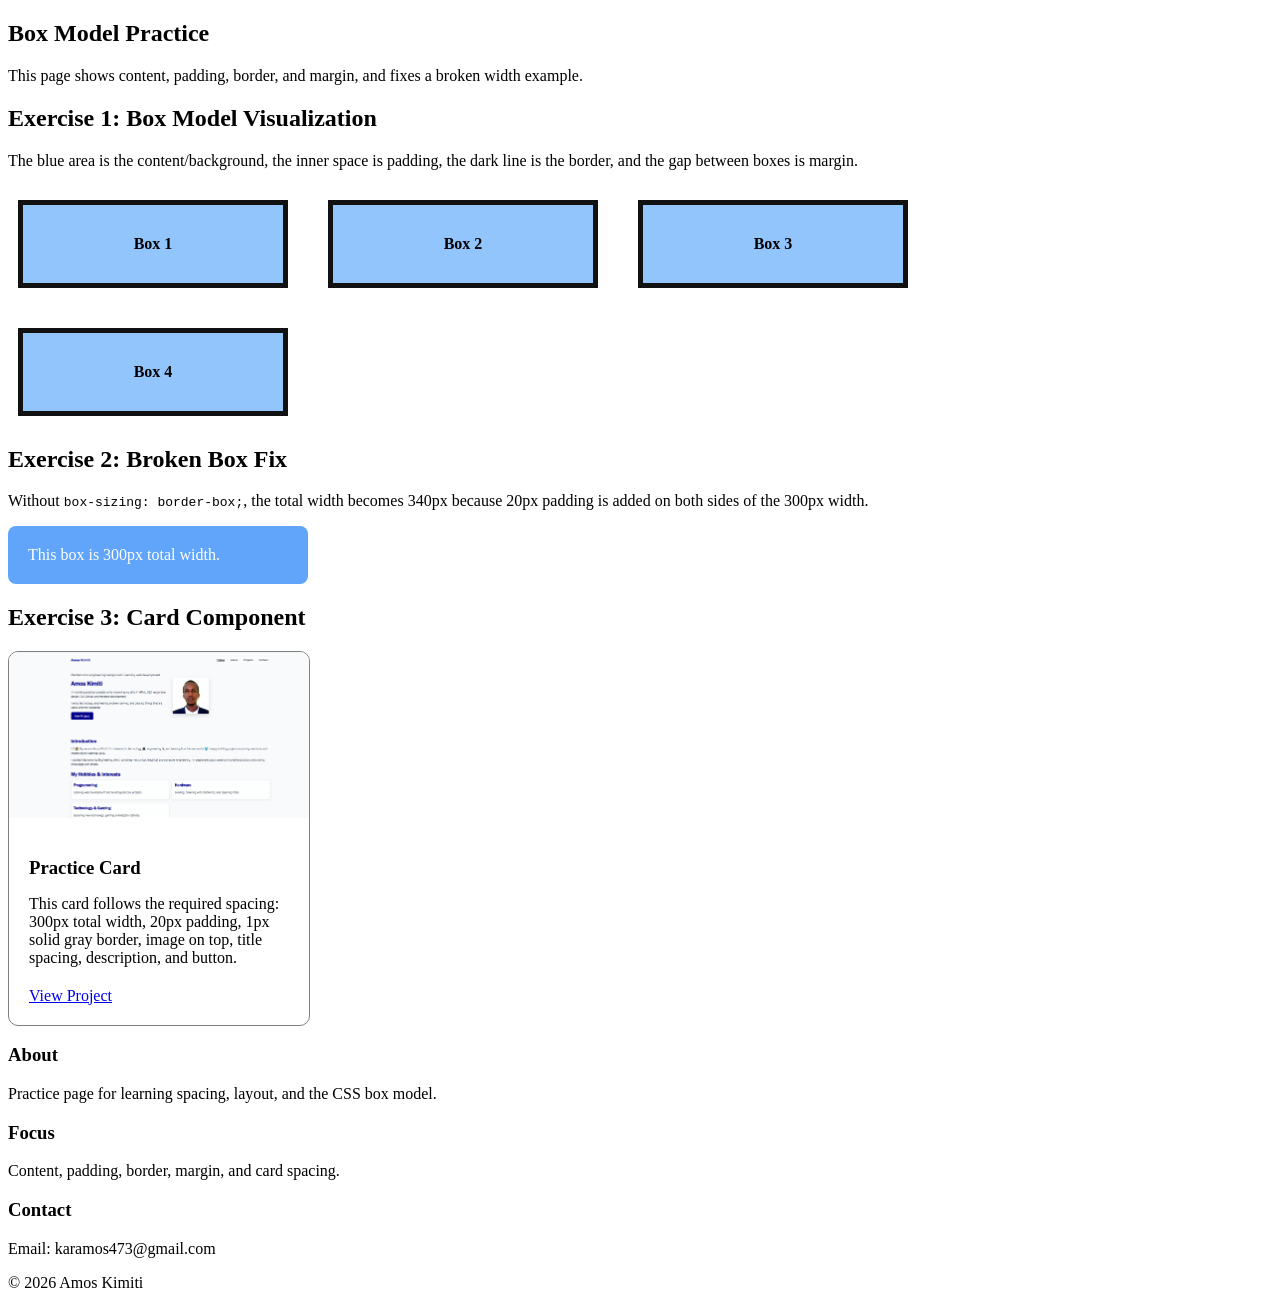
<file: box-model-practice.html>
<!DOCTYPE html>
<html lang="en">
<head>
  <meta charset="UTF-8" />
  <meta name="viewport" content="width=device-width, initial-scale=1.0" />
  <title>Box Model Practice | Amos Kimiti</title>

  <link rel="preconnect" href="https://fonts.googleapis.com">
  <link rel="preconnect" href="https://fonts.gstatic.com" crossorigin>
  <link href="https://fonts.googleapis.com/css2?family=Poppins:wght@400;600;700&family=Roboto:wght@400;500&display=swap" rel="stylesheet">
  <link rel="stylesheet" href="style.css" />
</head>

<body class="projects-page">
  <header class="container">
    

    <section class="hero">
      <div class="hero-text">
        <h1>Box Model Practice</h1>
        <p class="lead">
          This page shows content, padding, border, and margin, and fixes a broken width example.
        </p>
      </div>
    </section>
  </header>

  <main class="container">
    <section>
      <h2>Exercise 1: Box Model Visualization</h2>
      <p>
        The blue area is the content/background, the inner space is padding,
        the dark line is the border, and the gap between boxes is margin.
      </p>

      <div class="box-row">
        <div class="demo-box">Box 1</div>
        <div class="demo-box">Box 2</div>
        <div class="demo-box">Box 3</div>
        <div class="demo-box">Box 4</div>
      </div>
    </section>

    <section>
      <h2>Exercise 2: Broken Box Fix</h2>
      <p>
        Without <code>box-sizing: border-box;</code>, the total width becomes
        340px because 20px padding is added on both sides of the 300px width.
      </p>

      <div class="broken-box">
        This box is 300px total width.
      </div>
    </section>

    <section>
      <h2>Exercise 3: Card Component</h2>

      <article class="practice-card">
        <img src="./Capture.PNG" alt="Sample project image">
        <div class="practice-card-content">
          <h3>Practice Card</h3>
          <p>
            This card follows the required spacing: 300px total width, 20px padding,
            1px solid gray border, image on top, title spacing, description, and button.
          </p>
          <a href="projects.html" class="btn">View Project</a>
        </div>
      </article>
    </section>
  </main>

  <footer class="container">
    <div class="footer-grid">
      <div>
        <h3>About</h3>
        <p>Practice page for learning spacing, layout, and the CSS box model.</p>
      </div>
      
      <div>
        <h3>Focus</h3>
        <p>Content, padding, border, margin, and card spacing.</p>
      </div>
      <div>
        <h3>Contact</h3>
        <p>Email: karamos473@gmail.com</p>
      </div>
    </div>
    <p class="footer-bottom">© 2026 Amos Kimiti</p>
  </footer>
</body>
</html>
</file>
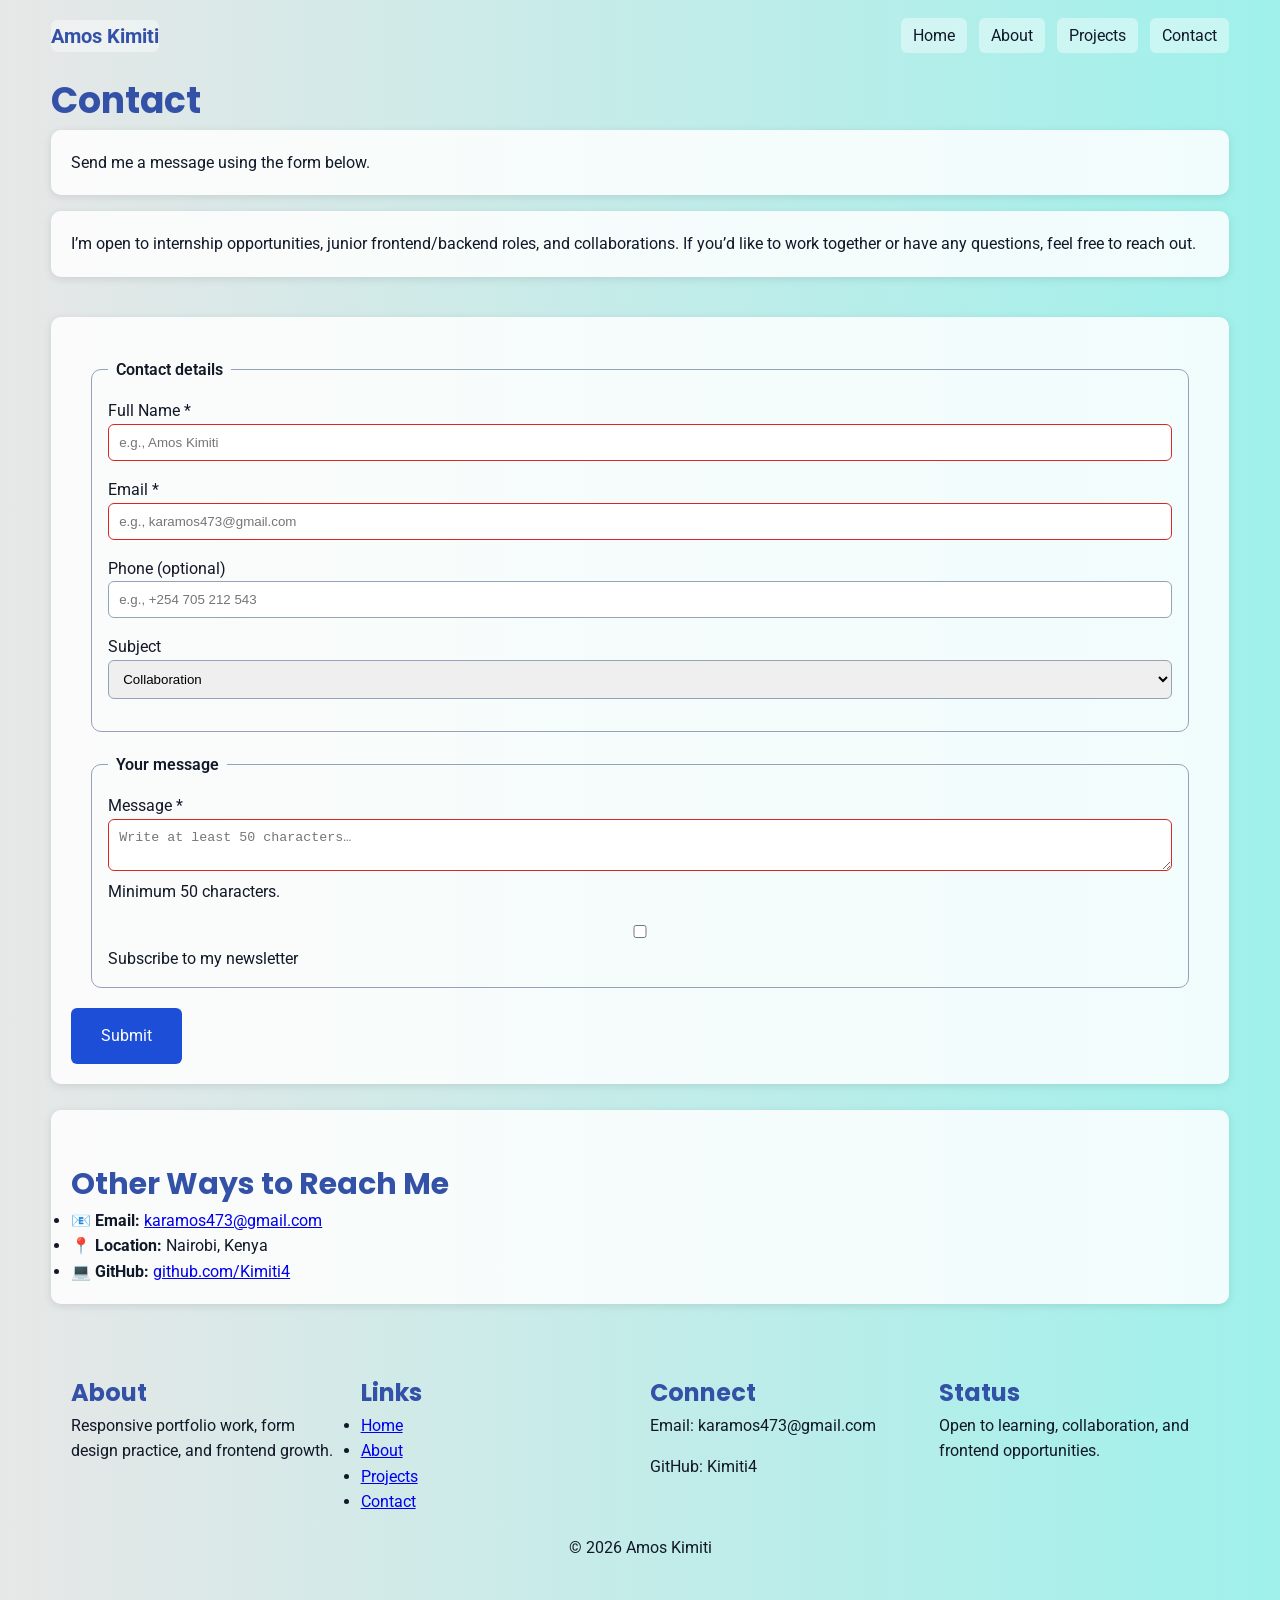
<file: contact.html>
<!DOCTYPE html>
<html lang="en">
<head>
  <meta charset="UTF-8" />
  <meta name="viewport" content="width=device-width, initial-scale=1.0" />
  <title>Contact | Amos Kimiti</title>

  <link rel="preconnect" href="https://fonts.googleapis.com">
  <link rel="preconnect" href="https://fonts.gstatic.com" crossorigin>
  <link href="https://fonts.googleapis.com/css2?family=Poppins:wght@400;600;700&family=Roboto:wght@400;500&display=swap" rel="stylesheet">

  <link rel="stylesheet" href="styles.css"/>
</head>

<body class="contact-page">
  <header class="container">
    <nav aria-label="Primary navigation">
      
      <!-- Logo OUTSIDE ul  -->
      <a href="index.html" class="logo">Amos Kimiti</a>

      <!-- Checkbox toggle -->
      <input type="checkbox" id="menu-checkbox">

      <!-- Hamburger -->
      <label for="menu-checkbox" class="menu-toggle">☰</label>

      <!-- Navigation -->
      <ul class="nav-links">
        <li><a href="index.html">Home</a></li>
        <li><a href="about.html">About</a></li>
        <li><a href="projects.html">Projects</a></li>
        <li><a href="contact.html" aria-current="page">Contact</a></li>
      </ul>

    </nav>

    <section class="hero">
      <div class="hero-text">
        <h1>Contact</h1>
        <p class="card hint">Send me a message using the form below.</p>
        <p class="card">
    I’m open to internship opportunities, junior frontend/backend roles, and collaborations.
    If you’d like to work together or have any questions, feel free to reach out.
  </p>
      </div>
    </section>
  </header>

  <main class="container">

    <section class="contact-layout">
      <div>
      <form action="#" method="post">
        <fieldset>
          <legend>Contact details</legend>

          <div class="row">
            <div>
              <label for="fullName">Full Name <span aria-hidden="true">*</span></label>
              <input
                id="fullName"
                name="fullName"
                type="text"
                required
                placeholder="e.g., Amos Kimiti"
                autocomplete="name"
              />
            </div>

            <div>
              <label for="email">Email <span aria-hidden="true">*</span></label>
              <input
                id="email"
                name="email"
                type="email"
                required
                placeholder="e.g., karamos473@gmail.com"
                autocomplete="email"
              />
            </div>
          </div>

          <div class="row">
            <div>
              <label for="phone">Phone (optional)</label>
              <input
                id="phone"
                name="phone"
                type="tel"
                placeholder="e.g., +254 705 212 543"
                autocomplete="tel"
              />
            </div>

            <div>
              <label for="subject">Subject</label>
              <select id="subject" name="subject">
                <option value="collaboration">Collaboration</option>
                <option value="questions">Questions</option>
                <option value="feedback">Feedback</option>
              </select>
            </div>
          </div>
        </fieldset>

        <fieldset>
          <legend>Your message</legend>

          <div>
            <label for="message">Message <span aria-hidden="true">*</span></label>
            <textarea
              id="message"
              name="message"
              required
              minlength="50"
              placeholder="Write at least 50 characters…"
            ></textarea>
            <p class="hint">Minimum 50 characters.</p>
          </div>

          <div class="inline">
            <input id="newsletter" name="newsletter" type="checkbox" />
            <label for="newsletter">Subscribe to my newsletter</label>
          </div>
        </fieldset>

        <button type="submit" class="btn">Submit</button>
      </form>
      </div><br>
      <aside class="card contact-card">
  <h2>Other Ways to Reach Me</h2>

  <ul>
    <li>📧 <strong>Email:</strong> 
      <a href="mailto:karamos473@gmail.com">karamos473@gmail.com</a>
    </li>

    <li>📍 <strong>Location:</strong> Nairobi, Kenya</li>

    <li>💻 <strong>GitHub:</strong> 
      <a href="https://github.com/Kimiti4" target="_blank" rel="noopener noreferrer">
        github.com/Kimiti4
      </a>
    </li>
  </ul>
</aside>
    </section>
  </main>

  <footer class="container">
    <div class="footer-grid">
      <div>
        <h3>About</h3>
        <p>Responsive portfolio work, form design practice, and frontend growth.</p>
      </div>
      <div>
        <h3>Links</h3>
        <ul>
          <li><a href="index.html">Home</a></li>
          <li><a href="about.html">About</a></li>
          <li><a href="projects.html">Projects</a></li>
          <li><a href="contact.html">Contact</a></li>
        </ul>
      </div>
      <div>
        <h3>Connect</h3>
        <p>Email: karamos473@gmail.com</p>
        <p>GitHub: Kimiti4</p>
      </div>
      <div>
        <h3>Status</h3>
        <p>Open to learning, collaboration, and frontend opportunities.</p>
      </div>
    </div>
    <p class="footer-bottom">© 2026 Amos Kimiti</p>
  </footer>
</body>
</html>
</file>
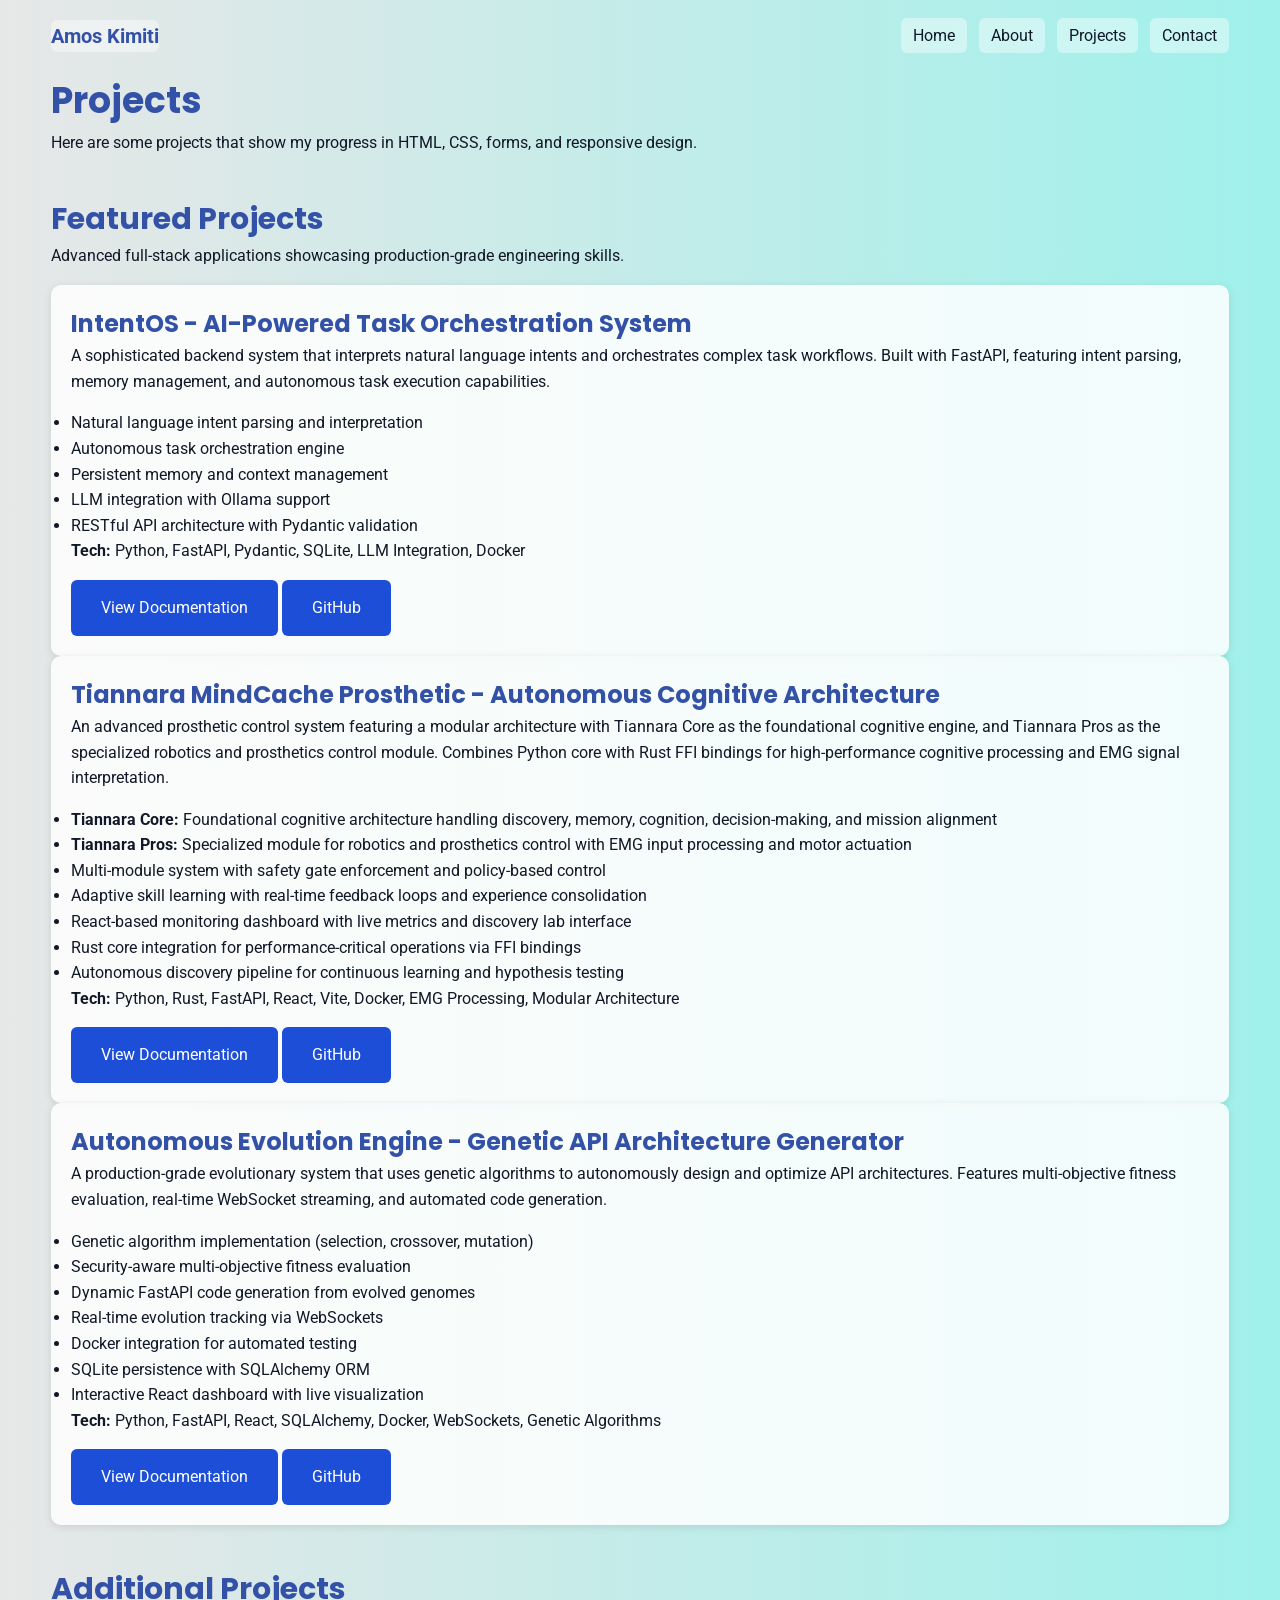
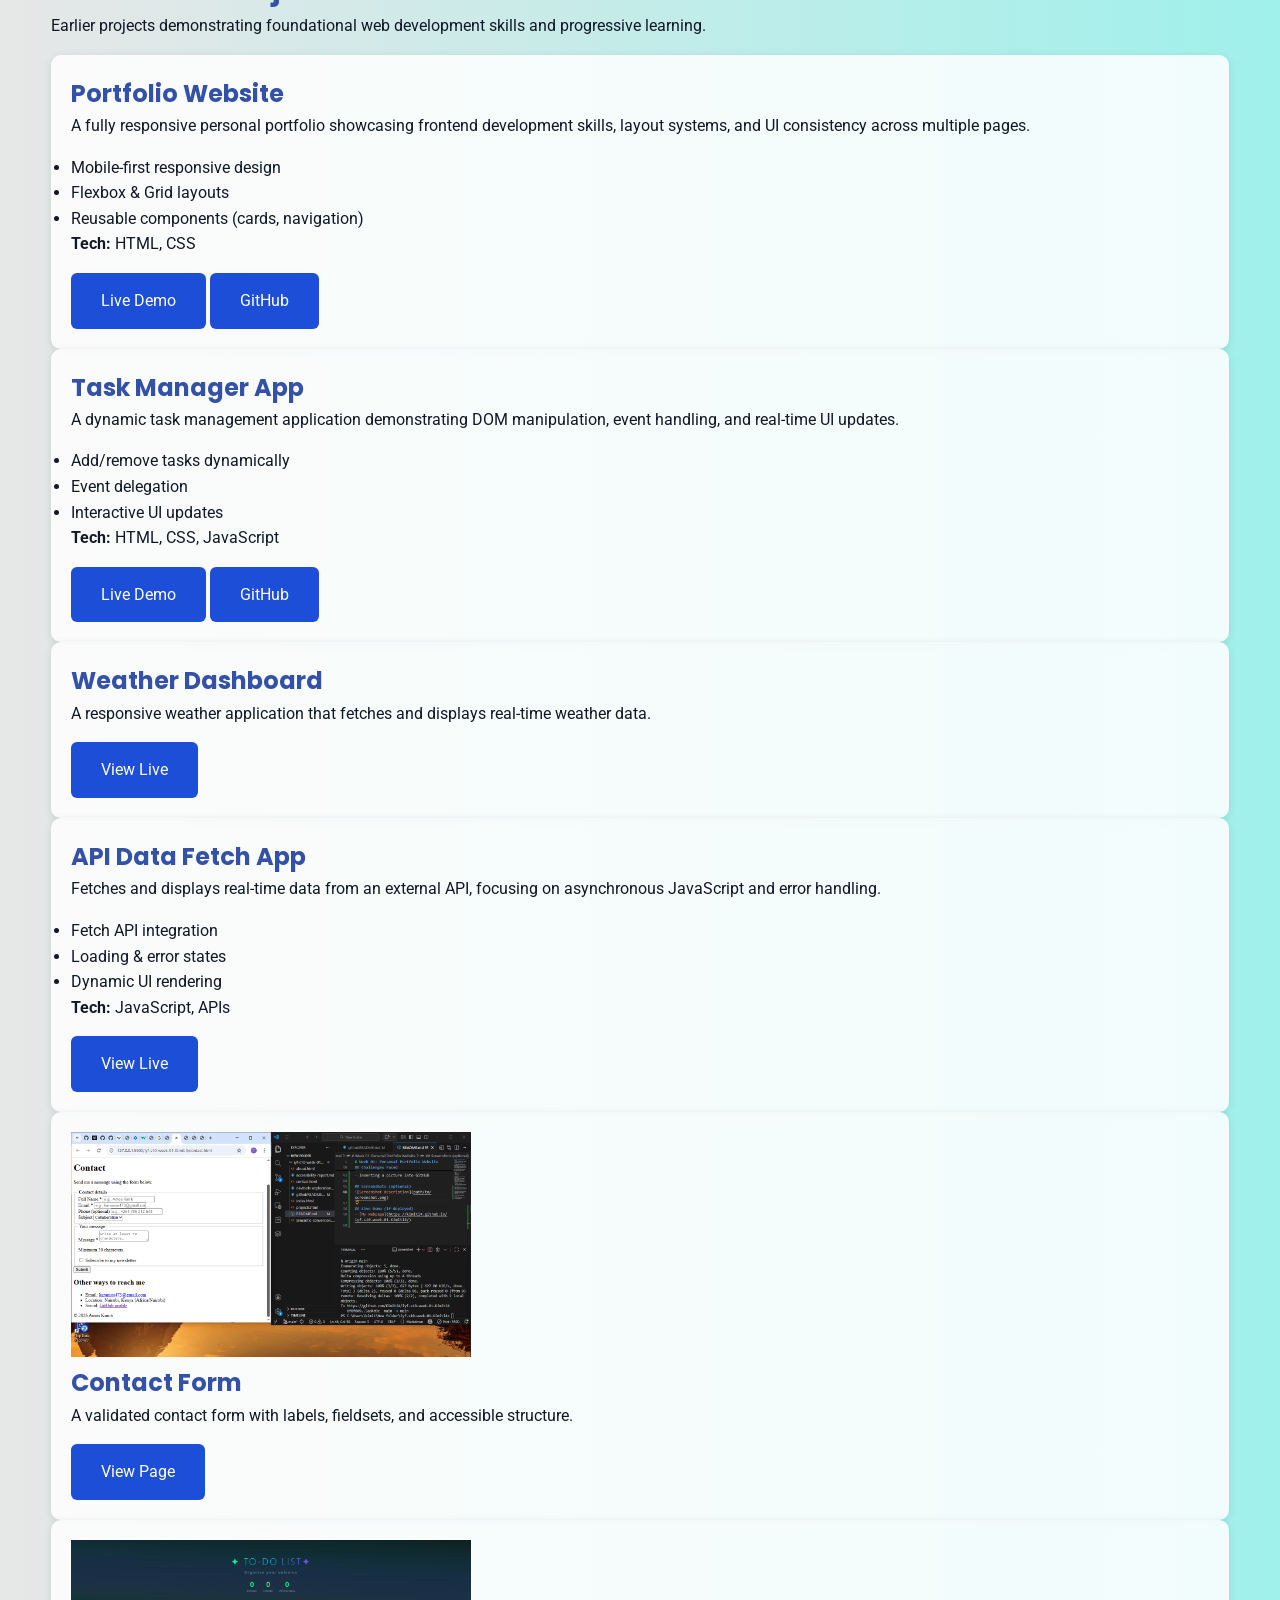
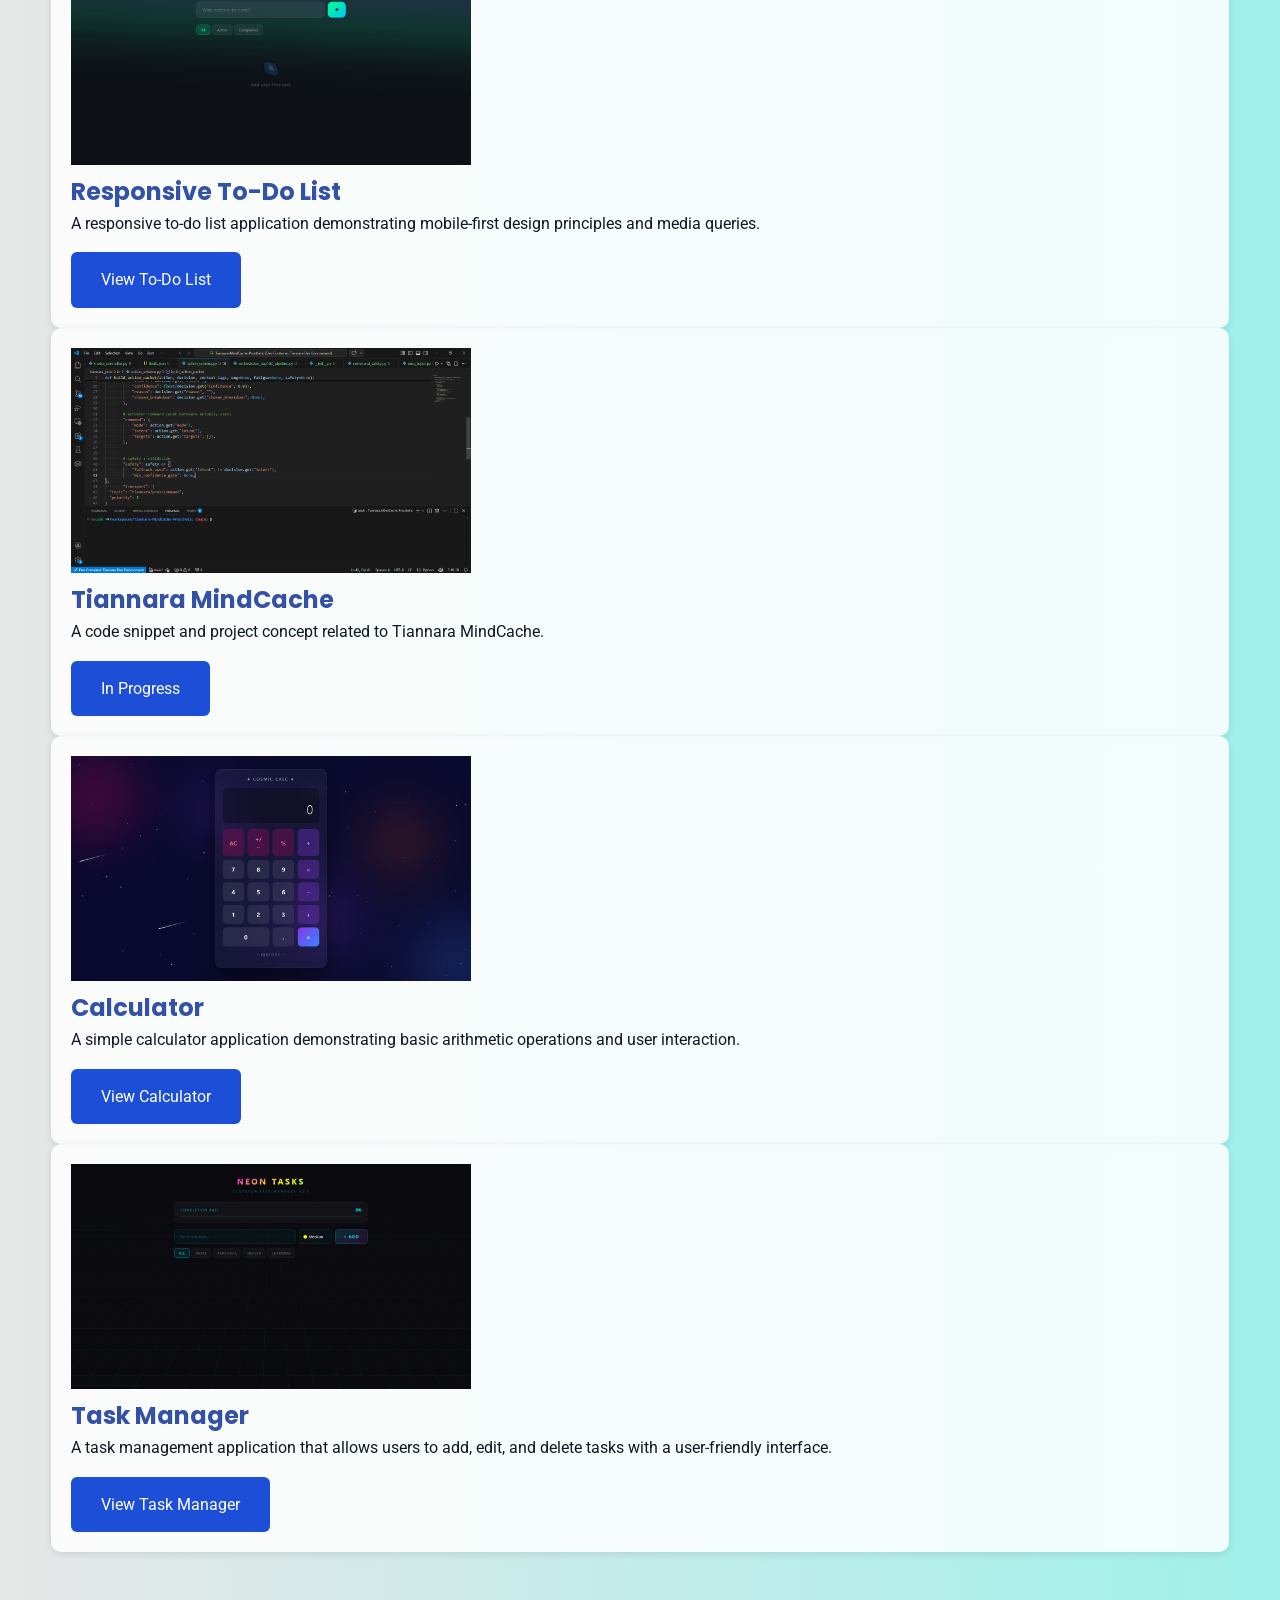
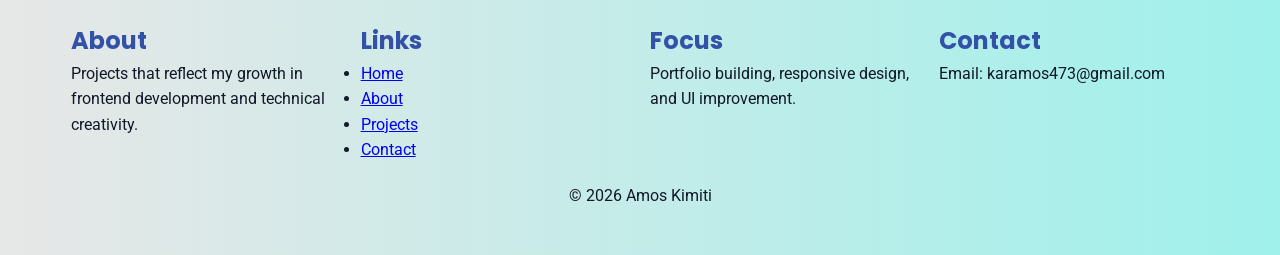
<file: projects.html>
<!DOCTYPE html>
<html lang="en">
<head>
  <meta charset="UTF-8" />
  <meta name="viewport" content="width=device-width, initial-scale=1.0" />
  <title>Projects | Amos Kimiti</title>

  <link rel="preconnect" href="https://fonts.googleapis.com">
  <link rel="preconnect" href="https://fonts.gstatic.com" crossorigin>
  <link href="https://fonts.googleapis.com/css2?family=Poppins:wght@400;600;700&family=Roboto:wght@400;500&display=swap" rel="stylesheet">

  <link rel="stylesheet" href="styles.css"/>
</head>

<body class="projects-page">
  <header class="container">
    <nav aria-label="Primary navigation">
      
      <!-- Logo OUTSIDE ul  -->
      <a href="index.html" class="logo">Amos Kimiti</a>

      <!-- Checkbox toggle -->
      <input type="checkbox" id="menu-checkbox">

      <!-- Hamburger -->
      <label for="menu-checkbox" class="menu-toggle">☰</label>

      <!-- Navigation -->
      <ul class="nav-links">
        <li><a href="index.html">Home</a></li>
        <li><a href="about.html">About</a></li>
        <li><a href="projects.html" aria-current="page">Projects</a></li>
        <li><a href="contact.html">Contact</a></li>
      </ul>

    </nav>
    </header>
  <main class="container">
    <section class="hero">
      <div class="hero-text">
        <h1>Projects</h1>
        <p class="lead">Here are some projects that show my progress in HTML, CSS, forms, and responsive design.</p>
      </div>
    </section>

    <section>
      <h2>Featured Projects</h2>
      <p class="lead">Advanced full-stack applications showcasing production-grade engineering skills.</p>
      
      <article class="card">
        <h3>IntentOS - AI-Powered Task Orchestration System</h3>
        <p>
          A sophisticated backend system that interprets natural language intents and orchestrates complex task workflows.
          Built with FastAPI, featuring intent parsing, memory management, and autonomous task execution capabilities.
        </p>

        <ul>
          <li>Natural language intent parsing and interpretation</li>
          <li>Autonomous task orchestration engine</li>
          <li>Persistent memory and context management</li>
          <li>LLM integration with Ollama support</li>
          <li>RESTful API architecture with Pydantic validation</li>
        </ul>

        <p><strong>Tech:</strong> Python, FastAPI, Pydantic, SQLite, LLM Integration, Docker</p>

        <a href="#" class="btn">View Documentation</a>
        <a href="#" class="btn btn-secondary">GitHub</a>
      </article>

      <article class="card">
        <h3>Tiannara MindCache Prosthetic - Autonomous Cognitive Architecture</h3>
        <p>
          An advanced prosthetic control system featuring a modular architecture with Tiannara Core as the foundational
          cognitive engine, and Tiannara Pros as the specialized robotics and prosthetics control module.
          Combines Python core with Rust FFI bindings for high-performance cognitive processing and EMG signal interpretation.
        </p>

        <ul>
          <li><strong>Tiannara Core:</strong> Foundational cognitive architecture handling discovery, memory, cognition, decision-making, and mission alignment</li>
          <li><strong>Tiannara Pros:</strong> Specialized module for robotics and prosthetics control with EMG input processing and motor actuation</li>
          <li>Multi-module system with safety gate enforcement and policy-based control</li>
          <li>Adaptive skill learning with real-time feedback loops and experience consolidation</li>
          <li>React-based monitoring dashboard with live metrics and discovery lab interface</li>
          <li>Rust core integration for performance-critical operations via FFI bindings</li>
          <li>Autonomous discovery pipeline for continuous learning and hypothesis testing</li>
        </ul>

        <p><strong>Tech:</strong> Python, Rust, FastAPI, React, Vite, Docker, EMG Processing, Modular Architecture</p>

        <a href="#" class="btn">View Documentation</a>
        <a href="#" class="btn btn-secondary">GitHub</a>
      </article>

      <article class="card">
        <h3>Autonomous Evolution Engine - Genetic API Architecture Generator</h3>
        <p>
          A production-grade evolutionary system that uses genetic algorithms to autonomously design and optimize API architectures.
          Features multi-objective fitness evaluation, real-time WebSocket streaming, and automated code generation.
        </p>

        <ul>
          <li>Genetic algorithm implementation (selection, crossover, mutation)</li>
          <li>Security-aware multi-objective fitness evaluation</li>
          <li>Dynamic FastAPI code generation from evolved genomes</li>
          <li>Real-time evolution tracking via WebSockets</li>
          <li>Docker integration for automated testing</li>
          <li>SQLite persistence with SQLAlchemy ORM</li>
          <li>Interactive React dashboard with live visualization</li>
        </ul>

        <p><strong>Tech:</strong> Python, FastAPI, React, SQLAlchemy, Docker, WebSockets, Genetic Algorithms</p>

        <a href="#" class="btn">View Documentation</a>
        <a href="#" class="btn btn-secondary">GitHub</a>
      </article>
    </section>

    <section>
      <h2>Additional Projects</h2>
      <p>Earlier projects demonstrating foundational web development skills and progressive learning.</p>

      <article class="card">
        <h3>Portfolio Website</h3>
        <p>
          A fully responsive personal portfolio showcasing frontend development skills,
          layout systems, and UI consistency across multiple pages.
        </p>

        <ul>
          <li>Mobile-first responsive design</li>
          <li>Flexbox & Grid layouts</li>
          <li>Reusable components (cards, navigation)</li>
        </ul>

        <p><strong>Tech:</strong> HTML, CSS</p>

        <a href="#" class="btn">Live Demo</a>
        <a href="#" class="btn btn-secondary">GitHub</a>
      </article>

      <article class="card">
        <h3>Task Manager App</h3>
        <p>
          A dynamic task management application demonstrating DOM manipulation,
          event handling, and real-time UI updates.
        </p>

        <ul>
          <li>Add/remove tasks dynamically</li>
          <li>Event delegation</li>
          <li>Interactive UI updates</li>
        </ul>

        <p><strong>Tech:</strong> HTML, CSS, JavaScript</p>

        <a href="#" class="btn">Live Demo</a>
        <a href="#" class="btn btn-secondary">GitHub</a>
      </article>

      <article class="card">
        <h3>Weather Dashboard</h3>
        <p>A responsive weather application that fetches and displays real-time weather data.</p>
        <a href="https://kimiti4.github.io/Weather-Dashboard/" class="btn">View Live</a>
      </article>

      <article class="card">
        <h3>API Data Fetch App</h3>
        <p>
          Fetches and displays real-time data from an external API,
          focusing on asynchronous JavaScript and error handling.
        </p>

        <ul>
          <li>Fetch API integration</li>
          <li>Loading & error states</li>
          <li>Dynamic UI rendering</li>
        </ul>

        <p><strong>Tech:</strong> JavaScript, APIs</p>

        <a href="https://kimiti4.github.io/iyf-s10-week-06-Kimiti4/API-Data.html" class="btn">View Live</a>
      </article>

      <article class="card">
        <img src="images/Screenshot-6.png" alt="Contact page preview for contact form project" width="400" height="200">
        <h3>Contact Form</h3>
        <p>A validated contact form with labels, fieldsets, and accessible structure.</p>
        <a href="contact.html" class="btn">View Page</a>
      </article>

      <article class="card">
        <img src="images/Screenshot-7.png" alt="Code snippet preview for responsive design project" width="400" height="200">
        <h3>Responsive To-Do List</h3>
        <p>A responsive to-do list application demonstrating mobile-first design principles and media queries.</p>
        <a href="https://kimiti4.github.io/To-Do-List/" class="btn">View To-Do List</a>
      </article>

      <article class="card">
        <img src="images/Screenshot-9.png" alt="Code snippet preview for Tiannara MindCache" width="400" height="200">
        <h3>Tiannara MindCache</h3>
        <p>A code snippet and project concept related to Tiannara MindCache.</p>
        <a href="#" class="btn">In Progress</a>
      </article>

      <article class="card">
        <img src="images/Screenshot-8.png" alt="Code snippet preview for calculator project" width="400" height="200">
        <h3>Calculator</h3>
        <p>A simple calculator application demonstrating basic arithmetic operations and user interaction.</p>
        <a href="https://kimiti4.github.io/Calculator/" class="btn">View Calculator</a>
      </article>

      <article class="card">
        <img src="images/Screenshot-10.png" alt="Code snippet preview for task manager project" width="400" height="200">
        <h3>Task Manager</h3>
        <p>A task management application that allows users to add, edit, and delete tasks with a user-friendly interface.</p>
        <a href="https://kimiti4.github.io/Task-List/" class="btn">View Task Manager</a>
      </article>
    </section>
  </main>

  <footer class="container">
    <div class="footer-grid">
      <div>
        <h3>About</h3>
        <p>Projects that reflect my growth in frontend development and technical creativity.</p>
      </div>
      <div>
        <h3>Links</h3>
        <ul>
          <li><a href="index.html">Home</a></li>
          <li><a href="about.html">About</a></li>
          <li><a href="projects.html">Projects</a></li>
          <li><a href="contact.html">Contact</a></li>
        </ul>
      </div>
      <div>
        <h3>Focus</h3>
        <p>Portfolio building, responsive design, and UI improvement.</p>
      </div>
      <div>
        <h3>Contact</h3>
        <p>Email: karamos473@gmail.com</p>
      </div>
    </div>
    <p class="footer-bottom">© 2026 Amos Kimiti</p>
  </footer>
</body>
</html>
</file>
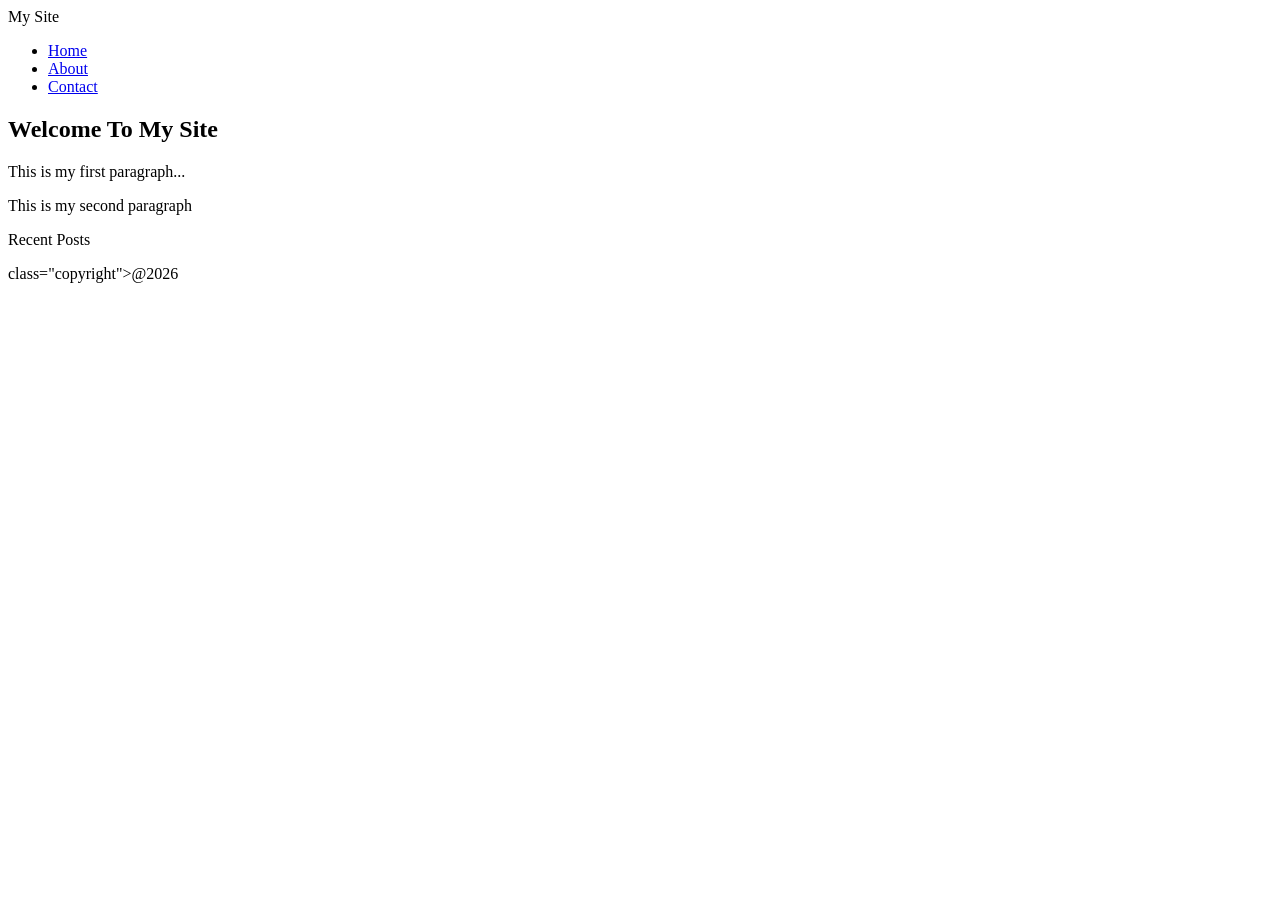
<file: semantic-conversion.html>
<!DOCTYPE html>
<html lang="en">
    <head>
        <meta charset  ="UTF-8">
        <meta name="viewport" content="width=device-width, initial-scale=1.0">
        <title> Semantic HTML Conversion</title>
    </head>
    <body>
         <header>
            <div class="logo">My Site</div>
            <nav aria-label="Primary">
                <ul>
                    <li><a href="#">Home</a></li>
                    <li><a href="#">About</a></li>
                    <li><a href="#">Contact</a></li>
                </ul>
            </nav>
         </header>
         <main>
            <article>
                <h1> Welcome To My Site</h1>
                <p>This is my first paragraph...</p>
                <p>This is my second paragraph</p>
            </article>
                <aside>
                    <p class="widget">Recent Posts</p>
                </aside>

         </main>
         <footer>
            <p>class="copyright">@2026</p>
          </footer>        
        
    </body>
</html>
</file>
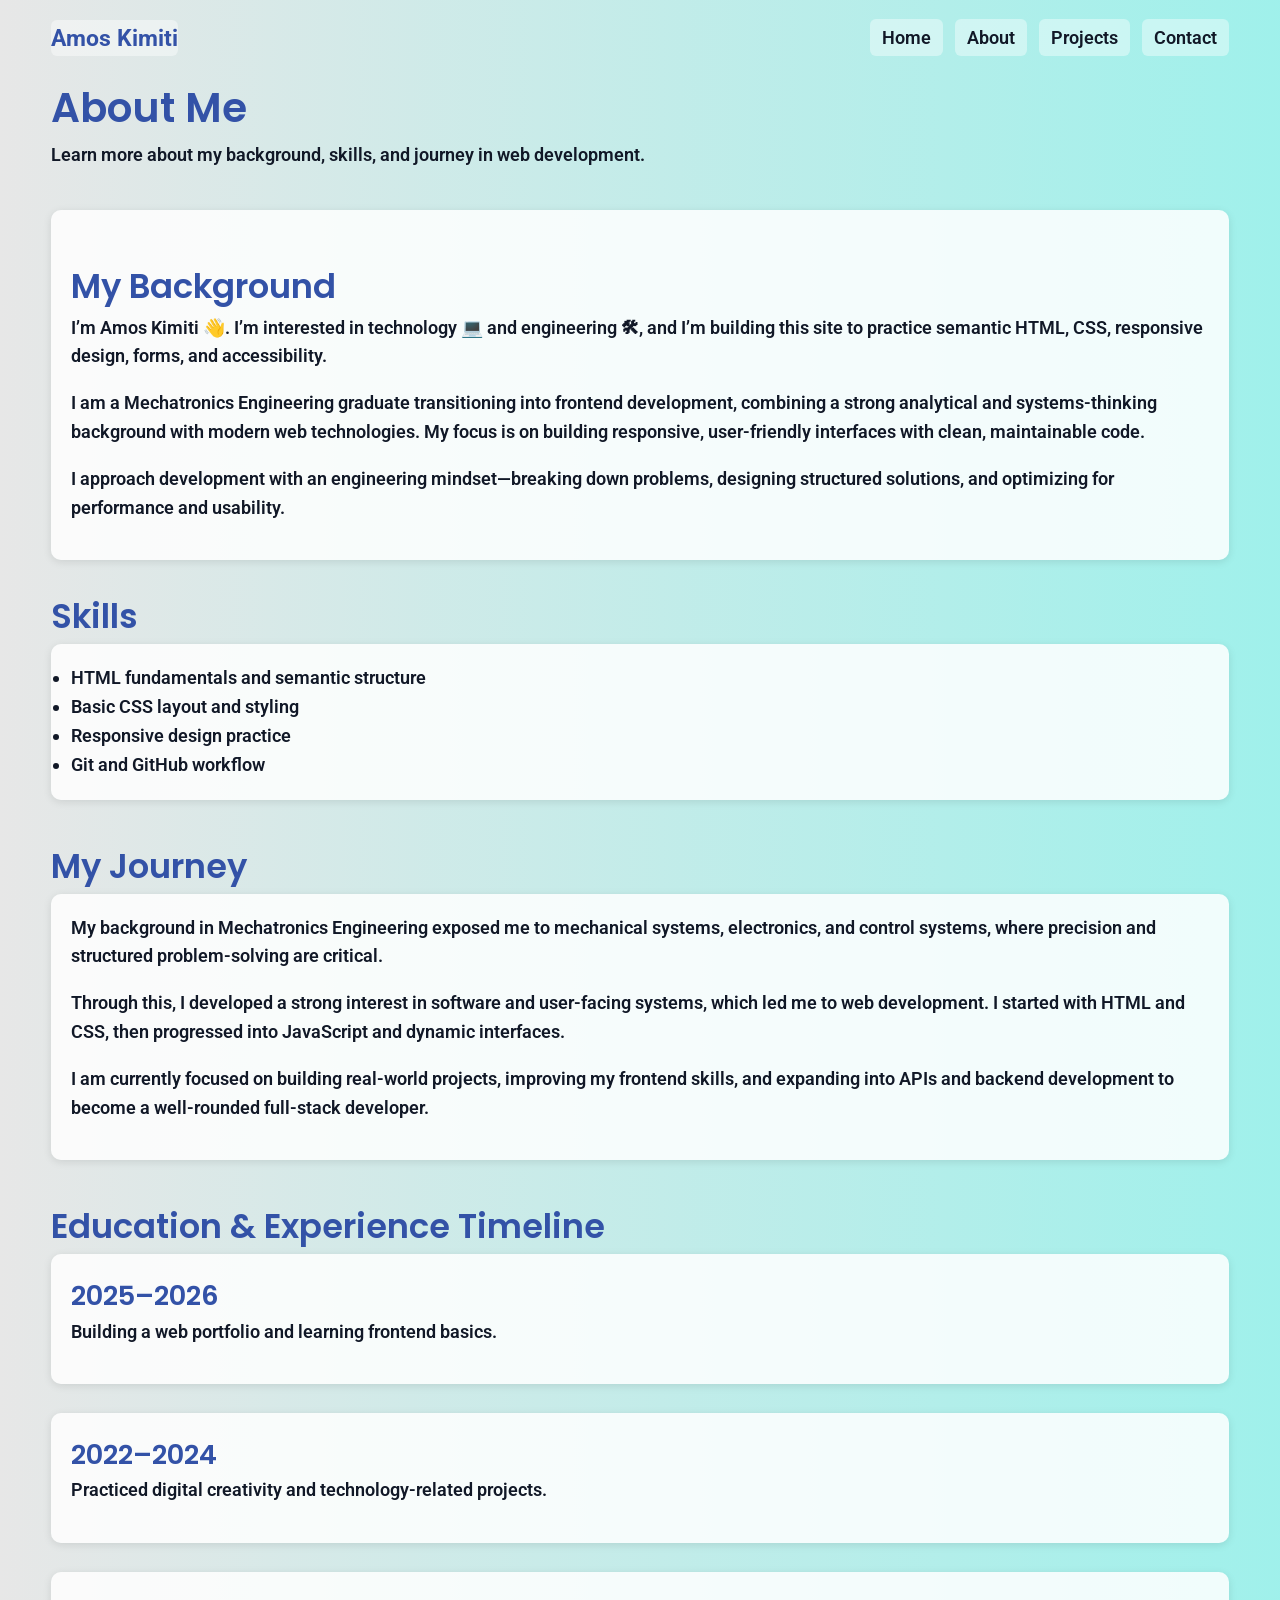
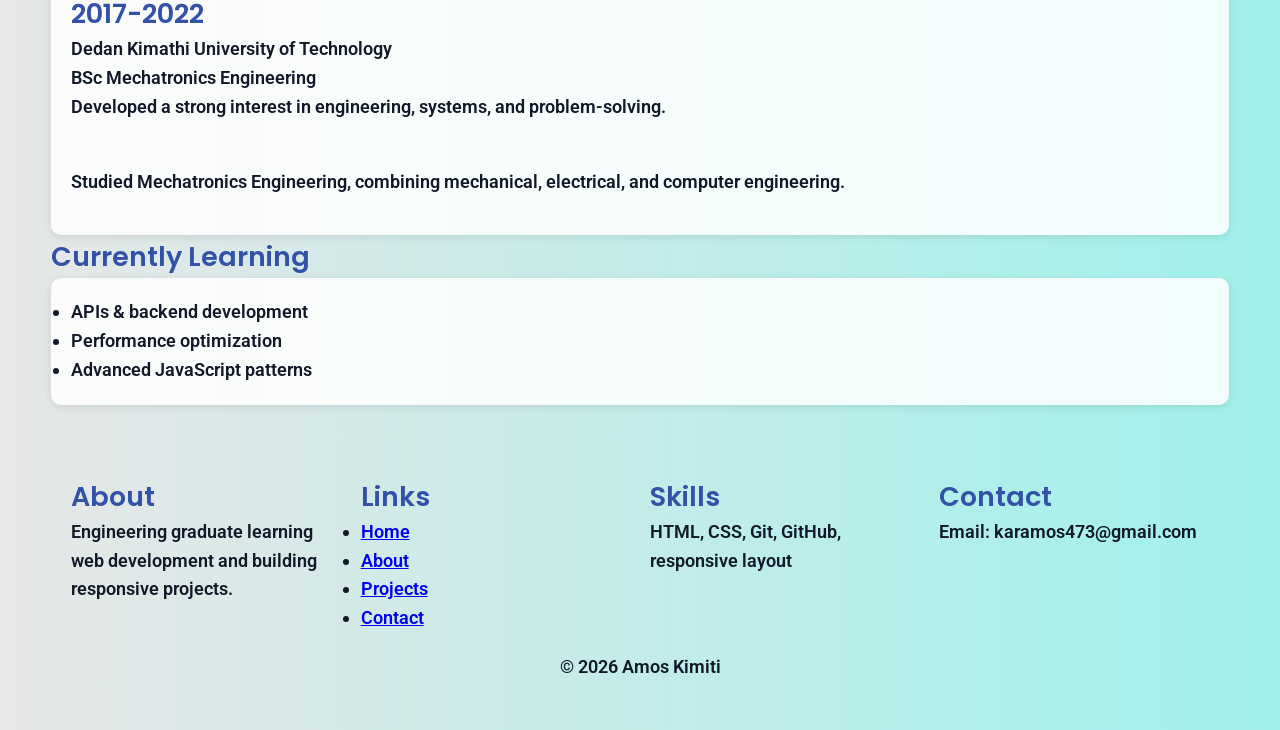
<file: site/about.html>
<!DOCTYPE html>
<html lang="en">
<head>
  <meta charset="UTF-8" />
  <meta name="viewport" content="width=device-width, initial-scale=1.0" />
  <title>About | Amos Kimiti</title>

  <link rel="preconnect" href="https://fonts.googleapis.com">
  <link rel="preconnect" href="https://fonts.gstatic.com" crossorigin>
  <link href="https://fonts.googleapis.com/css2?family=Poppins:wght@400;600;700&family=Roboto:wght@400;500&display=swap" rel="stylesheet">

  <link rel="stylesheet" href="./styles.css"/>
</head>

<body class="about-page">
  <header class="container">
    <nav aria-label="Primary navigation">
      
      <!-- Logo OUTSIDE ul  -->
      <a href="index.html" class="logo">Amos Kimiti</a>

      <!-- Checkbox toggle -->
      <input type="checkbox" id="menu-checkbox">

      <!-- Hamburger -->
      <label for="menu-checkbox" class="menu-toggle">☰</label>

      <!-- Navigation -->
      <ul class="nav-links">
        <li><a href="index.html" aria-current="page">Home</a></li>
        <li><a href="about.html">About</a></li>
        <li><a href="projects.html">Projects</a></li>
        <li><a href="contact.html">Contact</a></li>
      </ul>

    </nav>

    <section class="hero">
      <div class="hero-text">
        <h1>About Me</h1>
        <p class="lead">Learn more about my background, skills, and journey in web development.</p>
      </div>
    </section>

  </header>

  <main class="container">
    <section class="grid">
      <article class="card">
        <h2>My Background</h2>
        <p>
          I’m Amos Kimiti 👋. I’m interested in technology 💻 and engineering 🛠, and I’m building this site to
          practice semantic HTML, CSS, responsive design, forms, and accessibility.
        </p>
        <p>
    I am a Mechatronics Engineering graduate transitioning into frontend development,
    combining a strong analytical and systems-thinking background with modern web technologies.
    My focus is on building responsive, user-friendly interfaces with clean, maintainable code.
  </p>
   <p>
    I approach development with an engineering mindset—breaking down problems,
    designing structured solutions, and optimizing for performance and usability.
  </p>
      </article>
<h2>Skills</h2>
      <article class="card">
        
        <ul>
          <li>HTML fundamentals and semantic structure</li>
          <li>Basic CSS layout and styling</li>
          <li>Responsive design practice</li>
          <li>Git and GitHub workflow</li>
        </ul>
      </article>
    </section>
    <section><h2>My Journey</h2>
      <article class="card">
  
  <p>
    My background in Mechatronics Engineering exposed me to mechanical systems,
    electronics, and control systems, where precision and structured problem-solving are critical.
  </p>

  <p>
    Through this, I developed a strong interest in software and user-facing systems,
    which led me to web development. I started with HTML and CSS,
    then progressed into JavaScript and dynamic interfaces.
  </p>

  <p>
    I am currently focused on building real-world projects, improving my frontend skills,
    and expanding into APIs and backend development to become a well-rounded full-stack developer.
  </p>
</article>
    
</section>
    <section>
      <h2>Education & Experience Timeline</h2>
      <div class="skills-grid">
        <article class="card">
          <h3>2025–2026</h3>
          <p>Building a web portfolio and learning frontend basics.</p>
        </article><br>
        <article class="card">
          <h3>2022–2024</h3>
          <p>Practiced digital creativity and technology-related projects.</p>
        </article><br>

        <article class="card">
          <h3>2017-2022</h3>
          <h4> Dedan Kimathi University of Technology </h4>
          <h4>BSc Mechatronics Engineering</h4>
          <p>
            Developed a strong interest in engineering, systems, and problem-solving.</p><br>
            <p>Studied Mechatronics Engineering, combining mechanical, electrical, and computer engineering.</p>
        </article>
      </div>
      <h3>Currently Learning</h3>
      <article class="card">
  <ul>
    <li>APIs & backend development</li>
    <li>Performance optimization</li>
    <li>Advanced JavaScript patterns</li>
  </ul>
</article>
    </section>
  </main>

  <footer class="container">
    <div class="footer-grid">
      <div>
        <h3>About</h3>
        <p>Engineering graduate learning web development and building responsive projects.</p>
      </div>
      <div>
        <h3>Links</h3>
        <ul>
          <li><a href="index.html">Home</a></li>
          <li><a href="about.html">About</a></li>
          <li><a href="projects.html">Projects</a></li>
          <li><a href="contact.html">Contact</a></li>
        </ul>
      </div>
      <div>
        <h3>Skills</h3>
        <p>HTML, CSS, Git, GitHub, responsive layout</p>
      </div>
      <div>
        <h3>Contact</h3>
        <p>Email: karamos473@gmail.com</p>
      </div>
    </div>
    <p class="footer-bottom">© 2026 Amos Kimiti</p>
  </footer>
</body>
</html>
</file>
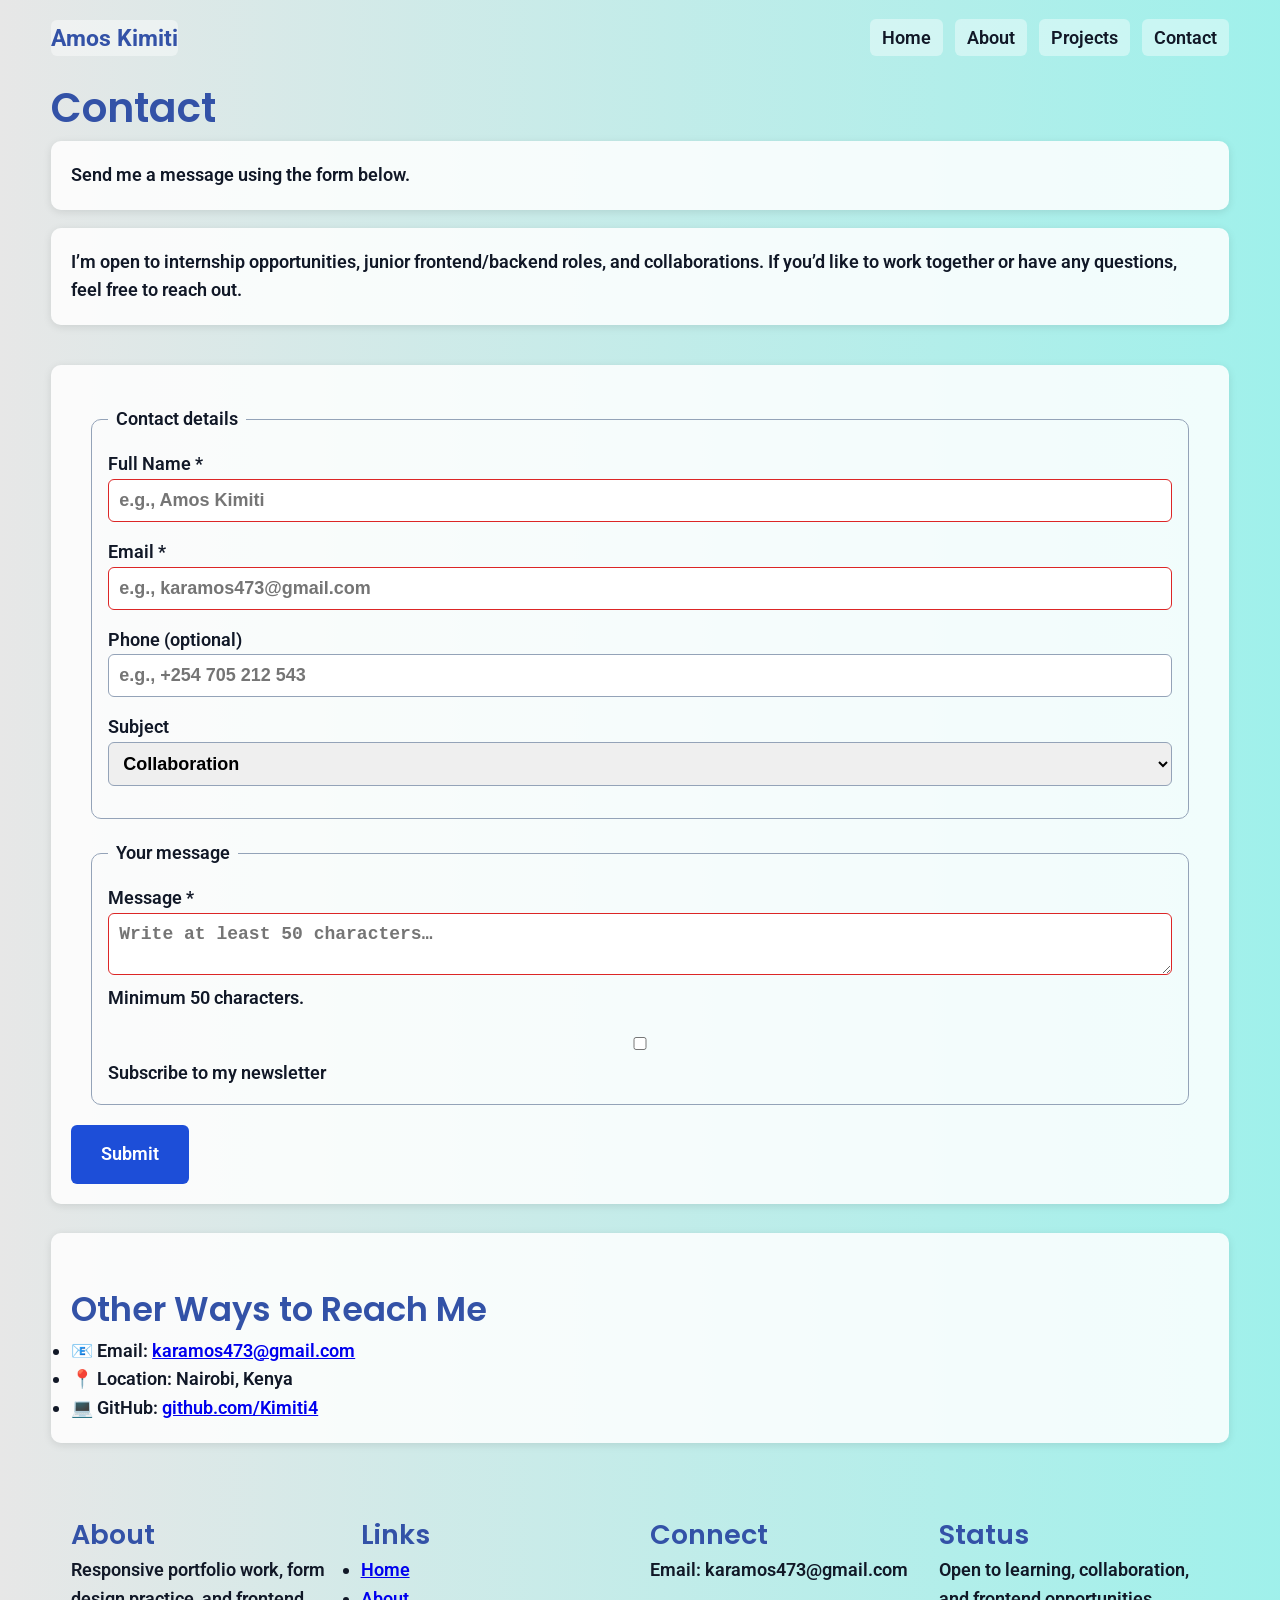
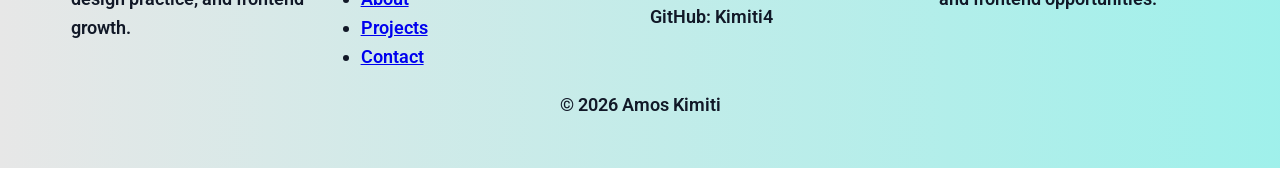
<file: site/contact.html>
<!DOCTYPE html>
<html lang="en">
<head>
  <meta charset="UTF-8" />
  <meta name="viewport" content="width=device-width, initial-scale=1.0" />
  <title>Contact | Amos Kimiti</title>

  <link rel="preconnect" href="https://fonts.googleapis.com">
  <link rel="preconnect" href="https://fonts.gstatic.com" crossorigin>
  <link href="https://fonts.googleapis.com/css2?family=Poppins:wght@400;600;700&family=Roboto:wght@400;500&display=swap" rel="stylesheet">

  <link rel="stylesheet" href="./styles.css"/>
</head>

<body class="contact-page">
  <header class="container">
    <nav aria-label="Primary navigation">
      
      <!-- Logo OUTSIDE ul  -->
      <a href="index.html" class="logo">Amos Kimiti</a>

      <!-- Checkbox toggle -->
      <input type="checkbox" id="menu-checkbox">

      <!-- Hamburger -->
      <label for="menu-checkbox" class="menu-toggle">☰</label>

      <!-- Navigation -->
      <ul class="nav-links">
        <li><a href="index.html" aria-current="page">Home</a></li>
        <li><a href="about.html">About</a></li>
        <li><a href="projects.html">Projects</a></li>
        <li><a href="contact.html">Contact</a></li>
      </ul>

    </nav>

    <section class="hero">
      <div class="hero-text">
        <h1>Contact</h1>
        <p class="card" class="hint">Send me a message using the form below.</p>
        <p class="card">
    I’m open to internship opportunities, junior frontend/backend roles, and collaborations.
    If you’d like to work together or have any questions, feel free to reach out.
  </p>
      </div>
    </section>
  </header>

  <main class="container">
    <section>
  
</section>
    <section class="contact-layout">
      <div>
      <form action="#" method="post">
        <fieldset>
          <legend>Contact details</legend>

          <div class="row">
            <div>
              <label for="fullName">Full Name <span aria-hidden="true">*</span></label>
              <input
                id="fullName"
                name="fullName"
                type="text"
                required
                placeholder="e.g., Amos Kimiti"
                autocomplete="name"
              />
            </div>

            <div>
              <label for="email">Email <span aria-hidden="true">*</span></label>
              <input
                id="email"
                name="email"
                type="email"
                required
                placeholder="e.g., karamos473@gmail.com"
                autocomplete="email"
              />
            </div>
          </div>

          <div class="row">
            <div>
              <label for="phone">Phone (optional)</label>
              <input
                id="phone"
                name="phone"
                type="tel"
                placeholder="e.g., +254 705 212 543"
                autocomplete="tel"
              />
            </div>

            <div>
              <label for="subject">Subject</label>
              <select id="subject" name="subject">
                <option value="collaboration">Collaboration</option>
                <option value="questions">Questions</option>
                <option value="feedback">Feedback</option>
              </select>
            </div>
          </div>
        </fieldset>

        <fieldset>
          <legend>Your message</legend>

          <div>
            <label for="message">Message <span aria-hidden="true">*</span></label>
            <textarea
              id="message"
              name="message"
              required
              minlength="50"
              placeholder="Write at least 50 characters…"
            ></textarea>
            <p class="hint">Minimum 50 characters.</p>
          </div>

          <div class="inline">
            <input id="newsletter" name="newsletter" type="checkbox" />
            <label for="newsletter">Subscribe to my newsletter</label>
          </div>
        </fieldset>

        <button type="submit" class="btn">Submit</button>
      </form>
      </div><br>
      <aside class="card contact-card">
  <h2>Other Ways to Reach Me</h2>

  <ul>
    <li>📧 <strong>Email:</strong> 
      <a href="mailto:karamos473@gmail.com">karamos473@gmail.com</a>
    </li>

    <li>📍 <strong>Location:</strong> Nairobi, Kenya</li>

    <li>💻 <strong>GitHub:</strong> 
      <a href="https://github.com/Kimiti4" target="_blank" rel="noopener noreferrer">
        github.com/Kimiti4
      </a>
    </li>
  </ul>
</aside>
    </section>
  </main>

  <footer class="container">
    <div class="footer-grid">
      <div>
        <h3>About</h3>
        <p>Responsive portfolio work, form design practice, and frontend growth.</p>
      </div>
      <div>
        <h3>Links</h3>
        <ul>
          <li><a href="index.html">Home</a></li>
          <li><a href="about.html">About</a></li>
          <li><a href="projects.html">Projects</a></li>
          <li><a href="contact.html">Contact</a></li>
        </ul>
      </div>
      <div>
        <h3>Connect</h3>
        <p>Email: karamos473@gmail.com</p>
        <p>GitHub: Kimiti4</p>
      </div>
      <div>
        <h3>Status</h3>
        <p>Open to learning, collaboration, and frontend opportunities.</p>
      </div>
    </div>
    <p class="footer-bottom">© 2026 Amos Kimiti</p>
  </footer>
</body>
</html>
</file>
<file: style.css>
/* =========================
   BOX MODEL PRACTICE
========================= */
.box-row {
  display: flex;
  flex-wrap: wrap;
  gap: 20px;
  margin-top: 20px;
}

.demo-box {
  width: 200px;
  padding: 30px;
  border: 5px solid #111;
  margin: 10px;
  background-color: #93c5fd;
  text-align: center;
  font-weight: bold;
}

.broken-box {
  width: 300px;
  padding: 20px;
  border: none;
  box-sizing: border-box;
  background: #60a5fa;
  color: white;
  border-radius: 8px;
}

.practice-card {
  width: 300px;
  border: 1px solid gray;
  border-radius: 10px;
  overflow: hidden;
  background: white;
  box-shadow: var(--shadow-sm);
}

.practice-card img {
  width: 100%;
  display: block;
}

.practice-card-content {
  padding: 20px;
}

.practice-card-content h3 {
  margin-bottom: 15px;
}

.practice-card-content p {
  margin-bottom: 20px;
}
/* =========================
   GRID PRACTICE
========================= */
.gallery {
  display: grid;
  grid-template-columns: 1fr;
  gap: 16px;
}

.gallery img {
  width: 100%;
  height: 220px;
  object-fit: cover;
}

.magazine-layout {
  display: grid;
  grid-template-columns: 1fr;
  gap: 16px;
}

.mag-header,
.mag-sidebar,
.mag-main,
.mag-footer {
  padding: 20px;
  border-radius: 8px;
  background: rgba(255, 255, 255, 0.75);
}
/* =========================
   RESPONSIVE
========================= */

/* Tablet */
@media (min-width: 768px) {
  .row {
    grid-template-columns: 1fr 1fr;
  }

  .projects-grid,
  .grid,
  .skills-grid,
  .gallery,
  .footer-grid {
    grid-template-columns: repeat(2, 1fr);
  }

  .hero {
    grid-template-columns: 1fr 1fr;
  }

  .contact-layout {
    grid-template-columns: 2fr 1fr;
  }
}

/* Desktop */
@media (min-width: 1024px) {
  .projects-grid,
  .gallery {
    grid-template-columns: repeat(3, 1fr);
  }

  .footer-grid {
    grid-template-columns: repeat(4, 1fr);
  }

  .magazine-layout {
    grid-template-columns: 250px 1fr;
    grid-template-areas:
      "header header"
      "sidebar main"
      "footer footer";
  }

  .mag-header { grid-area: header; }
  .mag-sidebar { grid-area: sidebar; }
  .mag-main { grid-area: main; }
  .mag-footer { grid-area: footer; }
}

/* Large Desktop */
@media (min-width: 1280px) {
  .container {
    width: min(1200px, 92%);
  }
}

/* Smaller screens only */
@media (max-width: 700px) {
  nav {
    flex-direction: column;
    align-items: flex-start;
  }

  nav ul {
    flex-direction: column;
    align-items: flex-start;
  }
}
</file>
<file: styles.css>
/* =========================
   RESET (Task 3.1)
========================= */
* {
  margin: 0;
  padding: 0;
  box-sizing: border-box;
}

/* =========================
   VARIABLES (Task 3.3 + 3.4)
========================= */
:root {
  /* Typography */
  --font-xs: 0.75rem;
  --font-sm: 0.875rem;
  --font-base: 1rem;
  --font-lg: 1.125rem;
  --font-xl: 1.25rem;
  --font-2xl: 1.5rem;
  --font-3xl: 1.875rem;
  --font-4xl: 2.25rem;

  /* Colors */
  --color-primary: #1d4ed8;
  --color-primary-light: #60a5fa;
  --color-primary-dark: #3352a7;
  --color-secondary: #f59e0b;
  --color-background: #f8fafc;
  --color-surface: rgba(255,255,255,0.85);
  --color-text: #111827;
  --color-muted: #475569;
  --color-border: #94a3b8;
  --color-danger: #dc2626;

  --radius: 10px;
  --shadow-sm: 0 2px 8px rgba(0,0,0,0.1);
  --shadow-md: 0 10px 20px rgba(0,0,0,0.12);
}

/* =========================
   BASE (Task 3.1)
========================= */
body {
  font-family: 'Roboto', system-ui, sans-serif;
  font-size: 16px;
  line-height: 1.6;
  color: var(--color-text);
}
@keyframes gradientShift {
  0% {
    background-position: 0% 50%;
  }
  50% {
    background-position: 100% 50%;
  }
  100% {
    background-position: 0% 50%;
  }
}
body.projects-page,
body.contact-page {
    background: linear-gradient(
    270deg,
    #469df5,
    #58faef,
    #e7e7e7
  );
  background-size: 400% 400%;
  animation: gradientShift 15s ease infinite;
}
body.home-page {
    background: linear-gradient(
    270deg,
    #469df5,
    #58faef,
    #e7e7e7
  );
  background-size: 400% 400%;
  animation: gradientShift 15s ease infinite;
}
body.about-page {
    background: linear-gradient(
    270deg,
    #469df5,
    #58faef,
    #e7e7e7
  );
  background-size: 400% 400%;
  animation: gradientShift 15s ease infinite;
}
/* =========================
   TYPOGRAPHY (Task 3.3)
========================= */
h1 { font-size: var(--font-4xl); }
h2 { font-size: var(--font-3xl); margin-top: 30px; }
h3 { font-size: var(--font-2xl); }
p { margin-bottom: 1rem; }

h1, h2, h3 {
  color: var(--color-primary-dark);
  font-family: 'Poppins', sans-serif;
}

/* =========================
   LAYOUT
========================= */
.container {
  width: min(1000px, 90%);
  margin: 0 auto;
}

/* =========================
   NAV (Task 4.1 Flexbox)
========================= */
nav {
  display: flex;
  justify-content: space-between;
  align-items: center;
  position: relative;
  padding: 20px 0;
}

.logo {
  font-weight: 700;
  font-size: var(--font-xl);
  color: var(--color-primary-dark);
  text-decoration: none;
  padding: 0;
}

.nav-links {
  list-style: none;
  display: flex;
  gap: 12px;
}

/* LINKS */
nav a {
  text-decoration: none;
  padding: 8px 12px;
  border-radius: 6px;
  color: var(--color-text);
  background: rgba(255,255,255,0.4);
  transition: all 0.3s ease;
}

nav a:hover {
  transform: translateY(-2px);
  background: rgba(255,255,255,0.6);
}

/* =========================
   HAMBURGER
========================= */
.menu-toggle {
  display: none;
  font-size: 1.8rem;
  cursor: pointer;
}

#menu-checkbox {
  display: none;
}

/* MOBILE NAV */
@media (max-width: 700px) {
  .menu-toggle { display: block; }

  .nav-links {
    display: none;
    flex-direction: column;
    position: absolute;
    top: 60px;
    right: 0;
    background: white;
    padding: 20px;
    width: 200px;
    border-radius: var(--radius);
    box-shadow: var(--shadow-md);
  }

  #menu-checkbox:checked ~ .nav-links {
    display: flex;
  }
}

/* DESKTOP NAV */
@media (min-width: 701px) {
  .nav-links { display: flex; }
}

/* =========================
   BUTTONS (Task 4.4)
========================= */
.btn {
 display: inline-block;
  background-color: var(--color-primary);
  color: white;
  padding: 15px 30px;
  font-size: 1.2em;
  border: none;
  border-radius: 6px;
  cursor: pointer;
  font: inherit;
  text-decoration: none;
  transition: all 0.3s ease;
  
}

.btn:hover {
  background: var(--color-primary-dark);
  transform: translateY(-2px);
}

/* =========================
   CARDS (Task 3.2 + 4.1)
========================= */
.card {
  background: var(--color-surface);
  padding: 20px;
  border-radius: var(--radius);
  box-shadow: var(--shadow-sm);
  transition: all 0.3s ease;
}

.card:hover {
  transform: translateY(-4px);
  box-shadow: var(--shadow-md);
}

/* Card Row (Flexbox requirement) */
.card-row {
  display: flex;
  gap: 20px;
  flex-wrap: wrap;
}

.card-row .card {
  flex: 1 1 300px;
}

/* =========================
   GRID (Task 4.2)
========================= */
.gallery {
  display: grid;
  grid-template-columns: 1fr;
  gap: 16px;
}

.projects-grid {
  display: grid;
  grid-template-columns: 1fr;
  gap: 20px;
}
.gallery img {
  width: 100%;
  height: 220px;
  object-fit: cover;
}

.magazine-layout {
  display: grid;
  grid-template-columns: 1fr;
  gap: 16px;
}

.mag-header,
.mag-sidebar,
.mag-main,
.mag-footer {
  padding: 20px;
  border-radius: 8px;
  background: rgba(255, 255, 255, 0.75);
}
img {
  max-width: 100%;
  height: auto;
}
/* =========================
   FOOTER (Task 4.1)
========================= */
footer {
  margin-top: 40px;
  padding: 30px 20px;
}

.footer-grid {
  display: grid;
  gap: 20px;
}

.footer-bottom {
  text-align: center;
  margin-top: 20px;
}

/* =========================
   FORMS (Polish)
========================= */
form {
  background: var(--color-surface);
  padding: 20px;
  border-radius: var(--radius);
}

input, textarea, select {
  width: 100%;
  padding: 10px;
  border: 1px solid var(--color-border);
  border-radius: 6px;
}

input:focus, textarea:focus {
  border-color: var(--color-primary);
  outline: none;
}

input:invalid, textarea:invalid {
  border-color: var(--color-danger);
}

/* =========================
   RESPONSIVE (Task 4.3)
========================= */

  /* Tablet */
  @media (min-width: 768px) {
  .row {
    grid-template-columns: 1fr 1fr;
  }

  .projects-grid,
  .grid,
  .skills-grid,
  .gallery,
  .footer-grid {
    grid-template-columns: repeat(2, 1fr);
  }

  .hero {
    grid-template-columns: 1fr 1fr;
  }

  .contact-layout {
    grid-template-columns: 2fr 1fr;
  }
}

/* Desktop */
@media (min-width: 1024px) {
  .projects-grid,
  .gallery {
    grid-template-columns: repeat(3, 1fr);
  }

  .footer-grid {
    grid-template-columns: repeat(4, 1fr);
  }

  .magazine-layout {
    grid-template-columns: 250px 1fr;
    grid-template-areas:
      "header header"
      "sidebar main"
      "footer footer";
  }

  .mag-header { grid-area: header; }
  .mag-sidebar { grid-area: sidebar; }
  .mag-main { grid-area: main; }
  .mag-footer { grid-area: footer; }
}

/* Large Desktop */
@media (min-width: 1280px) {
  .container {
    width: min(1200px, 92%);
  }
}

/* Smaller screens only */
@media (max-width: 700px) {
  nav {
    flex-direction: column;
    align-items: flex-start;
  }

  nav ul {
    flex-direction: column;
    align-items: flex-start;
  }
}
section {
  margin-bottom: 40px;
}
.row {
  display: grid;
  grid-template-columns: 1fr;
  gap: 16px;
  margin-bottom: 16px;
}
form {
  background: var(--color-surface);
  padding: 20px;
  border-radius: var(--radius);
  box-shadow: var(--shadow-sm);
}

fieldset {
  border: 1px solid var(--color-border);
  border-radius: var(--radius);
  padding: 16px;
  margin: 20px;
}

legend {
  font-weight: 600;
  padding: 0 8px;
}
</file>
<file: site/styles.css>
/* =========================
   RESET (Task 3.1)
========================= */
* {
  margin: 0;
  padding: 0;
  box-sizing: border-box;
  font-size: 18px;
  font-weight: 600;
}

/* =========================
   VARIABLES (Task 3.3 + 3.4)
========================= */
:root {
  /* Typography */
  --font-xs: 0.75rem;
  --font-sm: 0.875rem;
  --font-base: 1rem;
  --font-lg: 1.125rem;
  --font-xl: 1.25rem;
  --font-2xl: 1.5rem;
  --font-3xl: 1.875rem;
  --font-4xl: 2.25rem;

  /* Colors */
  --color-primary: #1d4ed8;
  --color-primary-light: #60a5fa;
  --color-primary-dark: #3352a7;
  --color-secondary: #f59e0b;
  --color-background: #f8fafc;
  --color-surface: rgba(255,255,255,0.85);
  --color-text: #111827;
  --color-muted: #475569;
  --color-border: #94a3b8;
  --color-danger: #dc2626;

  --radius: 10px;
  --shadow-sm: 0 2px 8px rgba(0,0,0,0.1);
  --shadow-md: 0 10px 20px rgba(0,0,0,0.12);
}

/* =========================
   BASE (Task 3.1)
========================= */
body {
  font-family: 'Roboto', system-ui, sans-serif;
  font-size: 16px;
  line-height: 1.6;
  color: var(--color-text);
}
@keyframes gradientShift {
  0% {
    background-position: 0% 50%;
  }
  50% {
    background-position: 100% 50%;
  }
  100% {
    background-position: 0% 50%;
  }
}
body.projects-page,
body.contact-page {
    background: linear-gradient(
    270deg,
    #469df5,
    #58faef,
    #e7e7e7
  );
  background-size: 400% 400%;
  animation: gradientShift 15s ease infinite;
}
body.home-page {
    background: linear-gradient(
    270deg,
    #469df5,
    #58faef,
    #e7e7e7
  );
  background-size: 400% 400%;
  animation: gradientShift 15s ease infinite;
}
body.about-page {
    background: linear-gradient(
    270deg,
    #469df5,
    #58faef,
    #e7e7e7
  );
  background-size: 400% 400%;
  animation: gradientShift 15s ease infinite;
}
/* =========================
   TYPOGRAPHY (Task 3.3)
========================= */
h1 { font-size: var(--font-4xl); }
h2 { font-size: var(--font-3xl); margin-top: 30px; }
h3 { font-size: var(--font-2xl); }
p { margin-bottom: 1rem; }

h1, h2, h3 {
  color: var(--color-primary-dark);
  font-family: 'Poppins', sans-serif;
}

/* =========================
   LAYOUT
========================= */
.container {
  width: min(1000px, 90%);
  margin: 0 auto;
}

/* =========================
   NAV (Task 4.1 Flexbox)
========================= */
nav {
  display: flex;
  justify-content: space-between;
  align-items: center;
  position: relative;
  padding: 20px 0;
}

.logo {
  font-weight: 700;
  font-size: var(--font-xl);
  color: var(--color-primary-dark);
  text-decoration: none;
  padding: 0;
}

.nav-links {
  list-style: none;
  display: flex;
  gap: 12px;
}

/* LINKS */
nav a {
  text-decoration: none;
  padding: 8px 12px;
  border-radius: 6px;
  color: var(--color-text);
  background: rgba(255,255,255,0.4);
  transition: all 0.3s ease;
}

nav a:hover {
  transform: translateY(-2px);
  background: rgba(255,255,255,0.6);
}

/* =========================
   HAMBURGER
========================= */
.menu-toggle {
  display: none;
  font-size: 1.8rem;
  cursor: pointer;
}

#menu-checkbox {
  display: none;
}

/* MOBILE NAV */
@media (max-width: 700px) {
  .menu-toggle { display: block; }

  .nav-links {
    display: none;
    flex-direction: column;
    position: absolute;
    top: 60px;
    right: 0;
    background: white;
    padding: 20px;
    width: 200px;
    border-radius: var(--radius);
    box-shadow: var(--shadow-md);
  }

  #menu-checkbox:checked ~ .nav-links {
    display: flex;
  }
}

/* DESKTOP NAV */
@media (min-width: 701px) {
  .nav-links { display: flex; }
}

/* =========================
   BUTTONS (Task 4.4)
========================= */
.btn {
 display: inline-block;
  background-color: var(--color-primary);
  color: white;
  padding: 15px 30px;
  font-size: 1.2em;
  border: none;
  border-radius: 6px;
  cursor: pointer;
  font: inherit;
  text-decoration: none;
  transition: all 0.3s ease;
  
}

.btn:hover {
  background: var(--color-primary-dark);
  transform: translateY(-2px);
}

/* =========================
   CARDS (Task 3.2 + 4.1)
========================= */
.card {
  background: var(--color-surface);
  padding: 20px;
  border-radius: var(--radius);
  box-shadow: var(--shadow-sm);
  transition: all 0.3s ease;
}

.card:hover {
  transform: translateY(-4px);
  box-shadow: var(--shadow-md);
}

/* Card Row (Flexbox requirement) */
.card-row {
  display: flex;
  gap: 20px;
  flex-wrap: wrap;
}

.card-row .card {
  flex: 1 1 300px;
}

/* =========================
   GRID (Task 4.2)
========================= */
.gallery {
  display: grid;
  grid-template-columns: 1fr;
  gap: 16px;
}

.projects-grid {
  display: grid;
  grid-template-columns: 1fr;
  gap: 20px;
}
.gallery img {
  width: 100%;
  height: 220px;
  object-fit: cover;
}

.magazine-layout {
  display: grid;
  grid-template-columns: 1fr;
  gap: 16px;
}

.mag-header,
.mag-sidebar,
.mag-main,
.mag-footer {
  padding: 20px;
  border-radius: 8px;
  background: rgba(255, 255, 255, 0.75);
}
img {
  max-width: 100%;
  height: auto;
}
/* =========================
   FOOTER (Task 4.1)
========================= */
footer {
  margin-top: 40px;
  padding: 30px 20px;
}

.footer-grid {
  display: grid;
  gap: 20px;
}

.footer-bottom {
  text-align: center;
  margin-top: 20px;
}

/* =========================
   FORMS (Polish)
========================= */
form {
  background: var(--color-surface);
  padding: 20px;
  border-radius: var(--radius);
}

input, textarea, select {
  width: 100%;
  padding: 10px;
  border: 1px solid var(--color-border);
  border-radius: 6px;
}

input:focus, textarea:focus {
  border-color: var(--color-primary);
  outline: none;
}

input:invalid, textarea:invalid {
  border-color: var(--color-danger);
}

/* =========================
   RESPONSIVE (Task 4.3)
========================= */

  /* Tablet */
  @media (min-width: 768px) {
  .row {
    grid-template-columns: 1fr 1fr;
  }

  .projects-grid,
  .grid,
  .skills-grid,
  .gallery,
  .footer-grid {
    grid-template-columns: repeat(2, 1fr);
  }

  .hero {
    grid-template-columns: 1fr 1fr;
  }

  .contact-layout {
    grid-template-columns: 2fr 1fr;
  }
}

/* Desktop */
@media (min-width: 1024px) {
  .projects-grid,
  .gallery {
    grid-template-columns: repeat(3, 1fr);
  }

  .footer-grid {
    grid-template-columns: repeat(4, 1fr);
  }

  .magazine-layout {
    grid-template-columns: 250px 1fr;
    grid-template-areas:
      "header header"
      "sidebar main"
      "footer footer";
  }

  .mag-header { grid-area: header; }
  .mag-sidebar { grid-area: sidebar; }
  .mag-main { grid-area: main; }
  .mag-footer { grid-area: footer; }
}

/* Large Desktop */
@media (min-width: 1280px) {
  .container {
    width: min(1200px, 92%);
  }
}

/* Smaller screens only */
@media (max-width: 700px) {
  nav {
    flex-direction: column;
    align-items: flex-start;
  }

  nav ul {
    flex-direction: column;
    align-items: flex-start;
  }
}
section {
  margin-bottom: 40px;
}
.row {
  display: grid;
  grid-template-columns: 1fr;
  gap: 16px;
  margin-bottom: 16px;
}
form {
  background: var(--color-surface);
  padding: 20px;
  border-radius: var(--radius);
  box-shadow: var(--shadow-sm);
}

fieldset {
  border: 1px solid var(--color-border);
  border-radius: var(--radius);
  padding: 16px;
  margin: 20px;
}

legend {
  font-weight: 600;
  padding: 0 8px;
}
</file>
